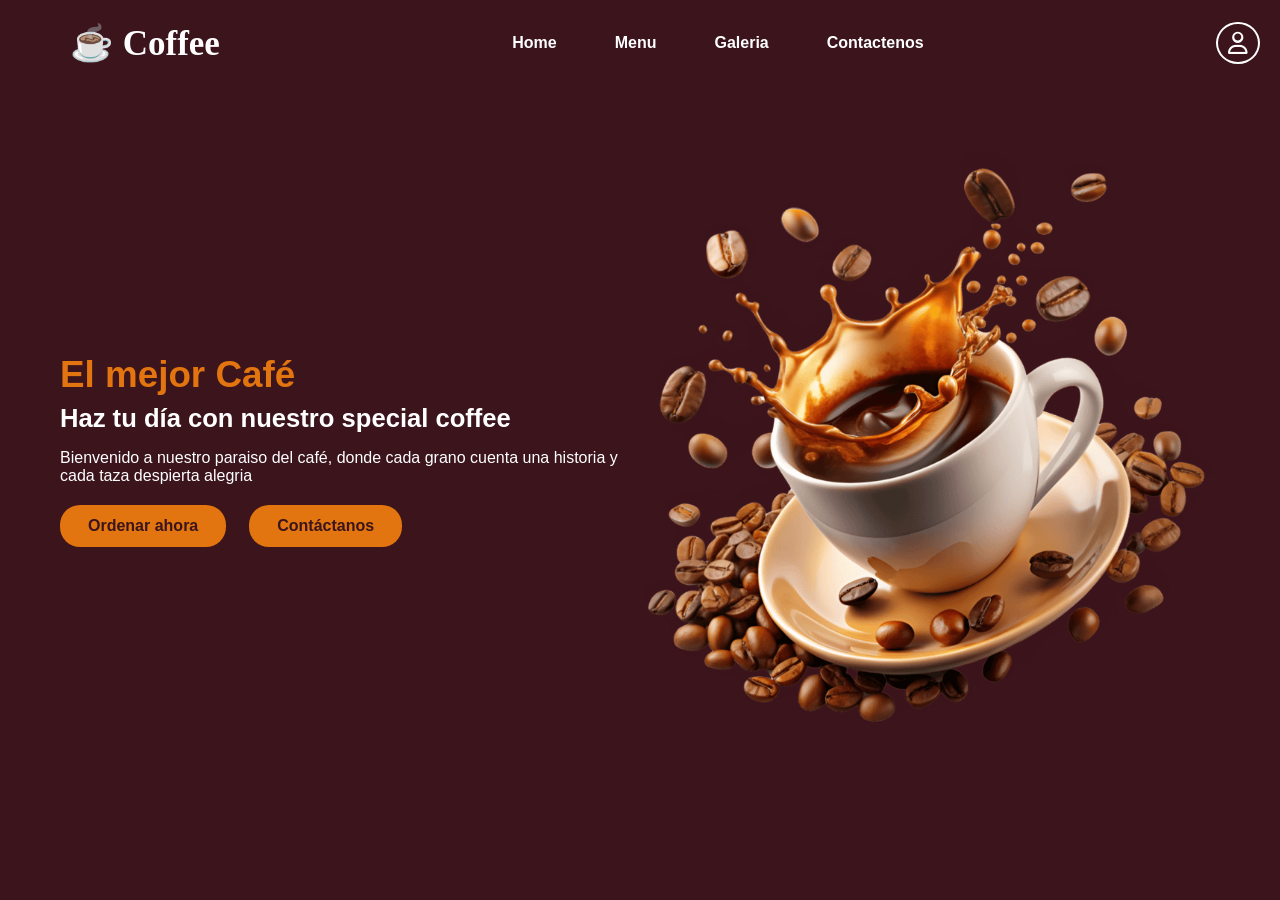
<file: index.html>
<!DOCTYPE html>
<html lang="es">
<head>
    <meta charset="UTF-8">
    <meta name="viewport" content="width=device-width, initial-scale=1.0">
    <link rel="stylesheet" href="./css/index.css">
    <link rel="stylesheet" href="https://cdnjs.cloudflare.com/ajax/libs/font-awesome/6.5.0/css/all.min.css">
    <title>Sitio de Cafe</title>
</head>
<body>
    <header>
        <nav class="navbar">
            <a href="#" class="nav-logo">
                <h2 class="nav-text">☕ Coffee</h2>
            </a>

            <!-- Checkbox invisible: controla el menu movil -->
            <input type="checkbox" id="menu-toggle" class="menu-toggle">

            <!-- Menu de navegacion -->
             <ul class="nav-menu">
                <li class="nav-item">
                    <a href="./index.html" class="nav-link">Home</a>
                </li>
                <li class="nav-item">
                    <a href="./menu.html" class="nav-link">Menu</a>
                </li>
                <li class="nav-item">
                    <a href="./galeria.html" class="nav-link">Galeria</a>
                </li>
                <li class="nav-item">
                    <a href="./contactenos.html" class="nav-link">Contactenos</a>
                </li>
             </ul>
            
             <!-- acciones: icono usuario + botón hamburguesa -->
            <div class="nav-actions">
                <a href="./iniciodesesion.html" class="nav-login" title="Iniciar Sesion">
                    <i class="fa-regular fa-user"></i>
                </a>

            <!-- Label vinculado al checkbox: actua como botón hamburguesa -->
                <label for="menu-toggle" class="hamburger">
                    <span></span>
                    <span></span>
                    <span></span>
                </label>
            </div>
        </nav>
    </header>


    <main>
        <section class="hero-section">
            <div class="section-content">
                
                <!-- Columna Izquierda: texto-->
                <div class="hero-details">
                    <h2 class="title">El mejor Café</h2>
                    <h3 class="subtitle">
                       Haz tu día con nuestro special coffee 
                    </h3>
                    <p class="description">
                        Bienvenido a nuestro paraiso del café, donde cada
                        grano cuenta una historia y cada taza despierta alegria
                    </p>
                    <div class="buttons">
                        <a href="#" class="button order-now">Ordenar ahora</a>
                        <a href="#" class="button contact-us">Contáctanos</a>
                    </div>
                </div>

                <!-- Columna Derecha: imagen -->
                <div class="hero-image-wrapper">
                    <img src="./img/3.png"
                         alt="hero"
                         class="hero-image">
                </div>
            </div>
        </section>
    </main>
    
</body>
</html>
</file>
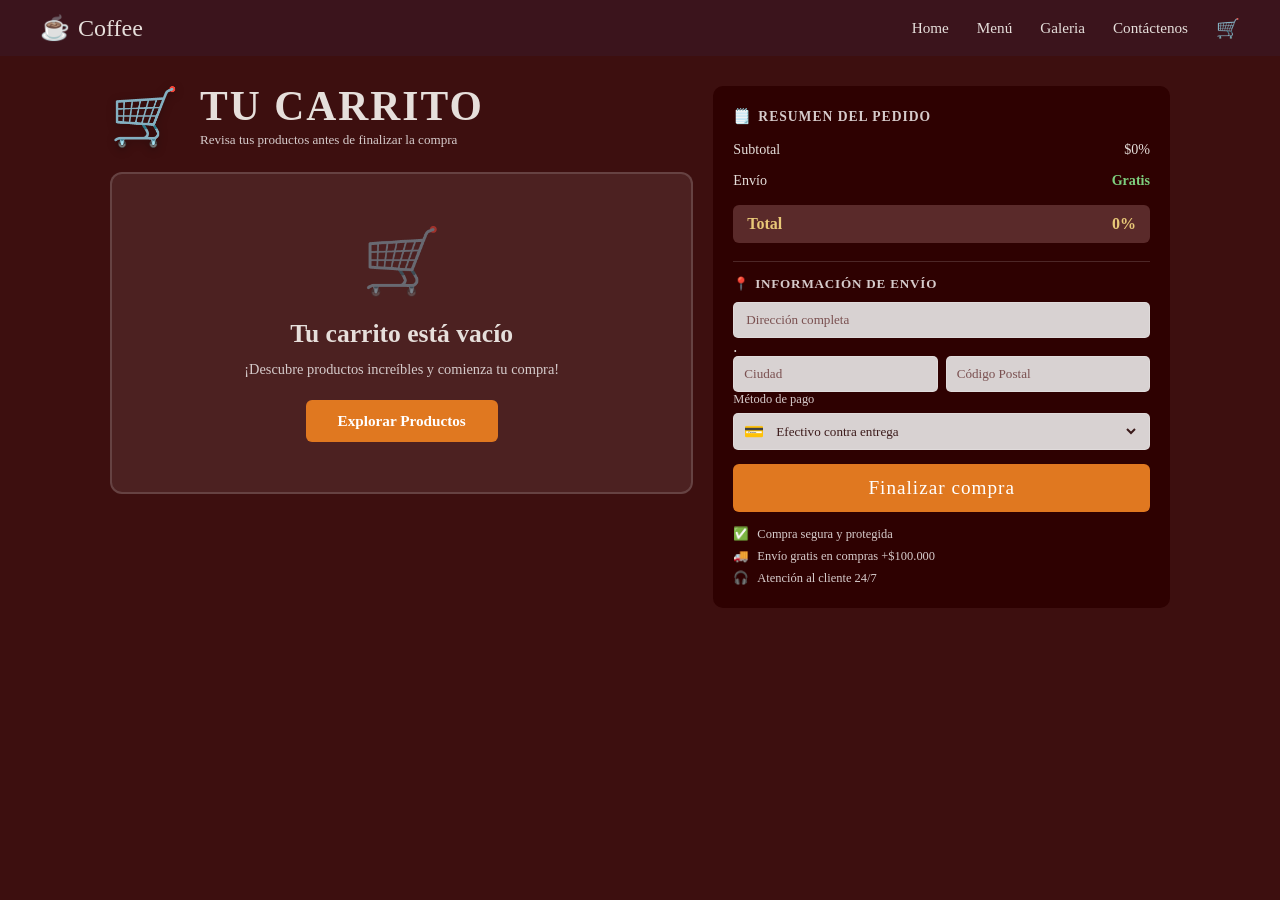
<file: carrito.html>
<!DOCTYPE html>
<html lang="es">
<head>
  <meta charset="UTF-8" />
  <meta name="viewport" content="width=device-width, initial-scale=1.0"/>
  <title>Coffee – Tu Carrito</title>
  <link rel="stylesheet" href="./css/carrito.css" />
  <link href="https://fonts.googleapis.com/css2?family=Caveat:wght@600;700&family=Lato:wght@400;700&display=swap" rel="stylesheet"/>
</head>
<body>

  <!-- NAVBAR -->
  <nav class="navbar">
    <div class="navbar__brand">
      <span class="navbar__icon">☕</span>
      <span class="navbar__name">Coffee</span>
    </div>
    <ul class="navbar__links">
      <li><a href="./index.html">Home</a></li>
      <li><a href="./menu.html">Menú</a></li>
      <li><a href="./galeria.html">Galeria</a></li>
      <li><a href="./contactenos.html">Contáctenos</a></li>
      <li><a href="./carrito.html" class="cart-icon">🛒</a></li>
    </ul>
  </nav>

  <!-- MAIN -->
  <main class="main">

    <!-- LEFT: CART -->
    <section class="cart-section">
      <div class="cart-header">
        <div class="cart-icon-big">🛒</div>
        <div>
          <h1 class="cart-title">TU CARRITO</h1>
          <p class="cart-subtitle">Revisa tus productos antes de finalizar la compra</p>
        </div>
      </div>

      <!-- Empty State -->
      <div class="cart-empty">
        <div class="empty-icon">🛒</div>
        <h2 class="empty-title">Tu carrito está vacío</h2>
        <p class="empty-text">¡Descubre productos increíbles y comienza tu compra!</p>
        <button class="btn-explore">Explorar Productos</button>
      </div>

      <!-- (When cart has items, replace .cart-empty with .cart-items) -->
    </section>

    <!-- RIGHT: ORDER SUMMARY -->
    <aside class="order-summary">
      <h2 class="summary-title">Resumen del pedido</h2>

      <div class="summary-row">
        <span>Subtotal</span>
        <span>$0%</span>
      </div>
      <div class="summary-row">
        <span>Envío</span>
        <span class="free">Gratis</span>
      </div>

      <div class="summary-total">
        <span>Total</span>
        <span>0%</span>
      </div>

      <div class="summary-divider"></div>

      <!-- Shipping Info -->
      <div class="shipping-info">
        <h3 class="shipping-title">Información de Envío</h3>

        <div class="form-group">
          <span class="input-icon"></span>
          <input type="text" placeholder="Dirección completa" />
        </div>
        <span>.</span>
        <div class="form-row">
          <input type="text" placeholder="Ciudad" />
          <input type="text" placeholder="Código Postal" />
        </div>

        <div class="form-group">
          <label class="form-label">Método de pago</label>
          <div class="payment-select">
            <span class="payment-icon">💳</span>
            <select>
              <option>Efectivo contra entrega</option>
              <option>Tarjeta de crédito</option>
              <option>Transferencia bancaria</option>
            </select>
          </div>
        </div>
      </div>

      <button class="btn-checkout">Finalizar compra</button>

      <div class="summary-features">
        <p><span>✅</span> Compra segura y protegida</p>
        <p><span>🚚</span> Envío gratis en compras +$100.000</p>
        <p><span>🎧</span> Atención al cliente 24/7</p>
      </div>
    </aside>

  </main>

</body>
</html>
</file>
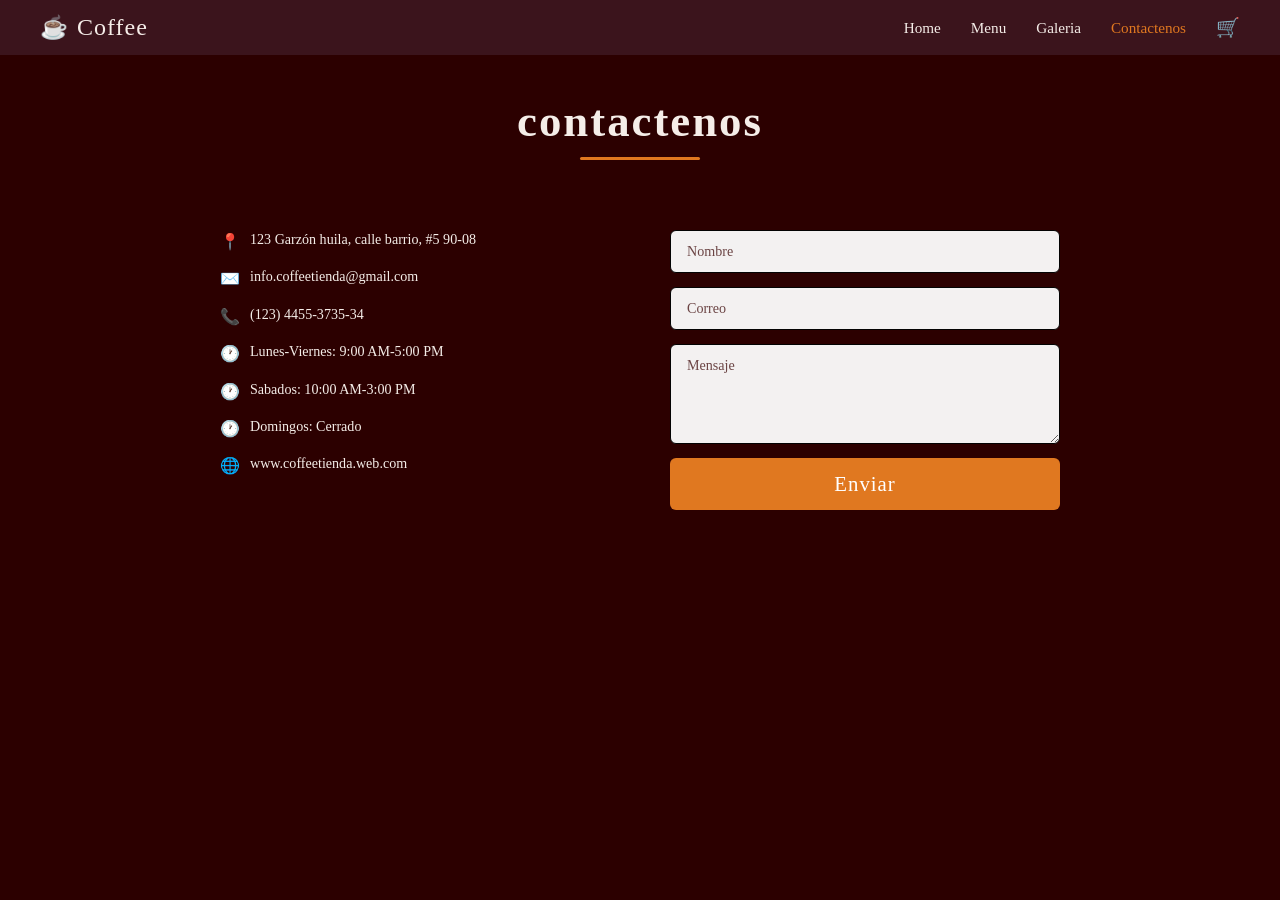
<file: contactenos.html>
<!DOCTYPE html>
<html lang="es">
<head>
  <meta charset="UTF-8" />
  <meta name="viewport" content="width=device-width, initial-scale=1.0"/>
  <title>Coffee – Contactos</title>
  <link rel="stylesheet" href="./css/contactenos.css" />
  <link href="https://fonts.googleapis.com/css2?family=Caveat:wght@600&family=Lato:wght@400;700&display=swap" rel="stylesheet"/>
</head>
<body>

  <!-- NAVBAR -->
  <nav class="navbar">
    <div class="navbar__brand">
      <span class="navbar__icon">☕</span>
      <span class="navbar__name">Coffee</span>
    </div>
    <ul class="navbar__links">
      <li><a href="./index.html">Home</a></li>
      <li><a href="./menu.html">Menu</a></li>
      <li><a href="./galeria.html">Galeria</a></li>
      <li><a href="./contactenos.html" class="active">Contactenos</a></li>
      <li><a href="./carrito.html" class="cart-icon">🛒</a></li>
    </ul>
  </nav>

  <!-- MAIN CONTENT -->
  <main class="main">

    <!-- PAGE TITLE -->
    <section class="page-title">
      <h1>contactenos</h1>
      <span class="title-underline"></span>
    </section>

    <!-- CONTACT SECTION -->
    <section class="contact-section">

      <!-- INFO -->
      <div class="contact-info">
        <p>
          <span class="icon">📍</span>
          123 Garzón huila, calle barrio, #5 90-08
        </p>
        <p>
          <span class="icon">✉️</span>
          info.coffeetienda@gmail.com
        </p>
        <p>
          <span class="icon">📞</span>
          (123) 4455-3735-34
        </p>
        <p>
          <span class="icon">🕐</span>
          Lunes-Viernes: 9:00 AM-5:00 PM
        </p>
        <p>
          <span class="icon">🕐</span>
          Sabados: 10:00 AM-3:00 PM
        </p>
        <p>
          <span class="icon">🕐</span>
          Domingos: Cerrado
        </p>
        <p>
          <span class="icon">🌐</span>
          www.coffeetienda.web.com
        </p>
      </div>

      <!-- FORM -->
      <form class="contact-form">
        <input type="text" placeholder="Nombre" />
        <input type="email" placeholder="Correo" />
        <textarea placeholder="Mensaje"></textarea>
        <button type="submit">Enviar</button>
      </form>

    </section>
  </main>

</body>
</html>
</file>
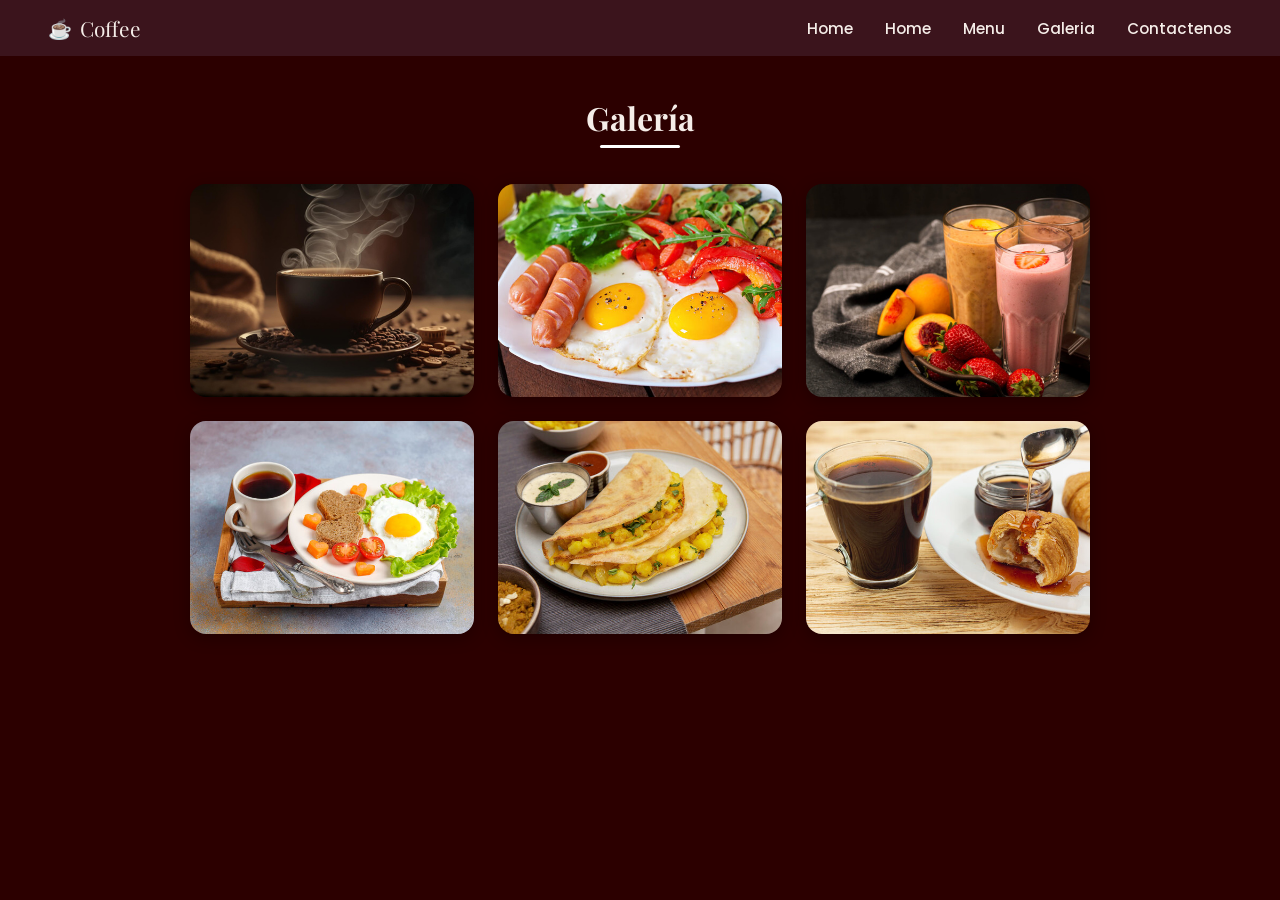
<file: galeria.html>
<!DOCTYPE html>
<html lang="es">
<head>
  <meta charset="UTF-8" />
  <meta name="viewport" content="width=device-width, initial-scale=1.0"/>
  <title>Coffee - Galería</title>
  <link rel="stylesheet" href="./css/galeria.css">
  <link rel="stylesheet" href="https://cdnjs.cloudflare.com/ajax/libs/font-awesome/6.5.0/css/all.min.css">
  <link href="https://fonts.googleapis.com/css2?family=Playfair+Display:wght@600&family=Poppins:wght@400;600&family=Lora:wght@400;500&display=swap" rel="stylesheet">
</head>
<body>

  <nav>
    <a href="#" class="logo"><span>☕</span> Coffee</a>
    <ul class="nav-links">
         <li><a href="./index.html">Home</a></li>
            <a href="./index.html" class="nav-link">Home</a>
        </li>
        <li class="nav-item">
            <a href="./menu.html" class="nav-link">Menu</a>
        </li>
        <li class="nav-item">
            <a href="./galeria.html" class="nav-link">Galeria</a>
        </li>
        <li class="nav-item">
            <a href="./contactenos.html" class="nav-link">Contactenos</a>
        </li>

    </ul>
  </nav>

<section class="gallery-section">
    <h2>Galería</h2>
    <span class="underline"></span>

    <div class="gallery-grid">

        <!-- Row 1 -->
        <div class="gallery-card">
            <img src="./img/6.jpeg" alt="Café negro caliente"/>
        </div>
        <div class="gallery-card">
            <img src="./img/7.jpeg" alt="Desayuno con huevos"/>
        </div>
        <div class="gallery-card">
            <img src="./img/8.jpeg" alt="Batidos coloridos"/>
        </div>

        <!-- Row 2 -->
        <div class="gallery-card">
            <img src="./img/9.jpeg" alt="Desayuno completo"/>
        </div>
        <div class="gallery-card">
            <img src="./img/10.jpeg" alt="Tacos o quesadillas"/>
        </div>
        <div class="gallery-card">
            <img src="./img/11.jpeg" alt="Café con pan"/>
        </div>

    </div>
</section>

</body>
</html>
</file>
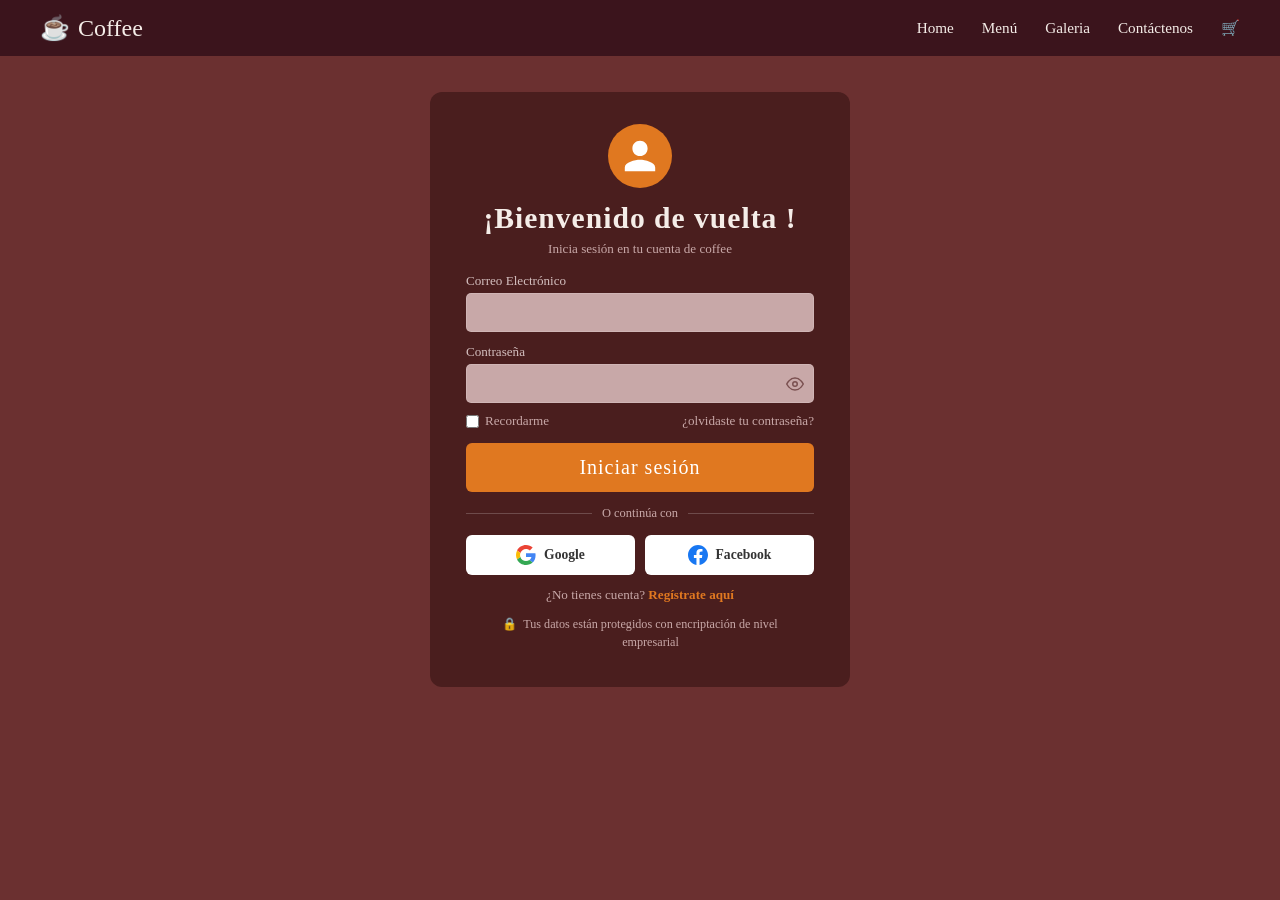
<file: iniciodesesion.html>
<!DOCTYPE html>
<html lang="es">
<head>
  <meta charset="UTF-8" />
  <meta name="viewport" content="width=device-width, initial-scale=1.0"/>
  <title>Coffee – Iniciar Sesión</title>
  <link rel="stylesheet" href="./css/iniciodesesion.css" />
  <link href="https://fonts.googleapis.com/css2?family=Caveat:wght@600;700&family=Lato:wght@400;700&display=swap" rel="stylesheet"/>
</head>
<body>

  <!-- NAVBAR -->
  <nav class="navbar">
    <div class="navbar__brand">
      <span>☕</span>
      <span class="navbar__name">Coffee</span>
    </div>
    <ul class="navbar__links">
      <li><a href="./index.html">Home</a></li>
      <li><a href="./menu.html">Menú</a></li>
      <li><a href="./galeria.html">Galeria</a></li>
      <li><a href="./contactenos.html">Contáctenos</a></li>
      <li><a href="./carrito.html">🛒</a></li>
    </ul>
  </nav>

  <!-- MAIN -->
  <main class="main">
    <div class="login-card">

      <!-- Avatar -->
      <div class="avatar-icon">
        <svg xmlns="http://www.w3.org/2000/svg" viewBox="0 0 24 24" fill="white" width="38" height="38">
          <path d="M12 12c2.7 0 4.8-2.1 4.8-4.8S14.7 2.4 12 2.4 7.2 4.5 7.2 7.2 9.3 12 12 12zm0 2.4c-3.2 0-9.6 1.6-9.6 4.8v2.4h19.2v-2.4c0-3.2-6.4-4.8-9.6-4.8z"/>
        </svg>
      </div>

      <h1 class="card-title">¡Bienvenido de vuelta !</h1>
      <p class="card-subtitle">Inicia sesión en tu cuenta de coffee</p>

      <form class="login-form" novalidate>

        <!-- Email -->
        <div class="form-group">
          <label for="email">Correo Electrónico</label>
          <input type="email" id="email" autocomplete="email" />
        </div>

        <!-- Password -->
        <div class="form-group">
          <label for="password">Contraseña</label>
          <div class="input-wrapper">
            <input type="password" id="password" autocomplete="current-password" />
            <button type="button" class="toggle-pw" onclick="togglePassword()" aria-label="Mostrar contraseña">
              <svg id="eye-icon" xmlns="http://www.w3.org/2000/svg" viewBox="0 0 24 24" fill="none" stroke="currentColor" stroke-width="2" width="18" height="18">
                <path d="M1 12s4-8 11-8 11 8 11 8-4 8-11 8-11-8-11-8z"/>
                <circle cx="12" cy="12" r="3"/>
              </svg>
            </button>
          </div>
        </div>

        <!-- Remember / Forgot -->
        <div class="form-options">
          <label class="remember-label">
            <input type="checkbox" id="remember" />
            Recordarme
          </label>
          <a href="#" class="forgot-link">¿olvidaste tu contraseña?</a>
        </div>

        <button type="submit" class="btn-login">Iniciar sesión</button>

        <!-- Divider -->
        <div class="divider">
          <span class="divider-line"></span>
          <span class="divider-text">O continúa con</span>
          <span class="divider-line"></span>
        </div>

        <!-- Social Buttons -->
        <div class="social-buttons">
          <button type="button" class="btn-social btn-google">
            <svg xmlns="http://www.w3.org/2000/svg" viewBox="0 0 48 48" width="20" height="20">
              <path fill="#EA4335" d="M24 9.5c3.54 0 6.71 1.22 9.21 3.6l6.85-6.85C35.9 2.38 30.47 0 24 0 14.62 0 6.51 5.38 2.56 13.22l7.98 6.19C12.43 13.72 17.74 9.5 24 9.5z"/>
              <path fill="#4285F4" d="M46.98 24.55c0-1.57-.15-3.09-.38-4.55H24v9.02h12.94c-.58 2.96-2.26 5.48-4.78 7.18l7.73 6c4.51-4.18 7.09-10.36 7.09-17.65z"/>
              <path fill="#FBBC05" d="M10.53 28.59c-.48-1.45-.76-2.99-.76-4.59s.27-3.14.76-4.59l-7.98-6.19C.92 16.46 0 20.12 0 24c0 3.88.92 7.54 2.56 10.78l7.97-6.19z"/>
              <path fill="#34A853" d="M24 48c6.48 0 11.93-2.13 15.89-5.81l-7.73-6c-2.15 1.45-4.92 2.3-8.16 2.3-6.26 0-11.57-4.22-13.47-9.91l-7.98 6.19C6.51 42.62 14.62 48 24 48z"/>
            </svg>
            Google
          </button>
          <button type="button" class="btn-social btn-facebook">
            <svg xmlns="http://www.w3.org/2000/svg" viewBox="0 0 24 24" width="20" height="20" fill="#1877F2">
              <path d="M24 12.073C24 5.405 18.627 0 12 0S0 5.405 0 12.073C0 18.1 4.388 23.094 10.125 24v-8.437H7.078v-3.49h3.047V9.41c0-3.025 1.792-4.697 4.533-4.697 1.312 0 2.686.236 2.686.236v2.971h-1.513c-1.491 0-1.956.93-1.956 1.886v2.267h3.328l-.532 3.49h-2.796V24C19.612 23.094 24 18.1 24 12.073z"/>
            </svg>
            Facebook
          </button>
        </div>

        <!-- Register -->
        <p class="register-prompt">
          ¿No tienes cuenta? <a href="./login.html">Regístrate aquí</a>
        </p>

        <!-- Security note -->
        <p class="security-note">
          <span>🔒</span> Tus datos están protegidos con encriptación de nivel<br/>empresarial
        </p>

      </form>
    </div>
  </main>

  <script>
    function togglePassword() {
      const input = document.getElementById('password');
      input.type = input.type === 'password' ? 'text' : 'password';
    }
  </script>

</body>
</html>
</file>
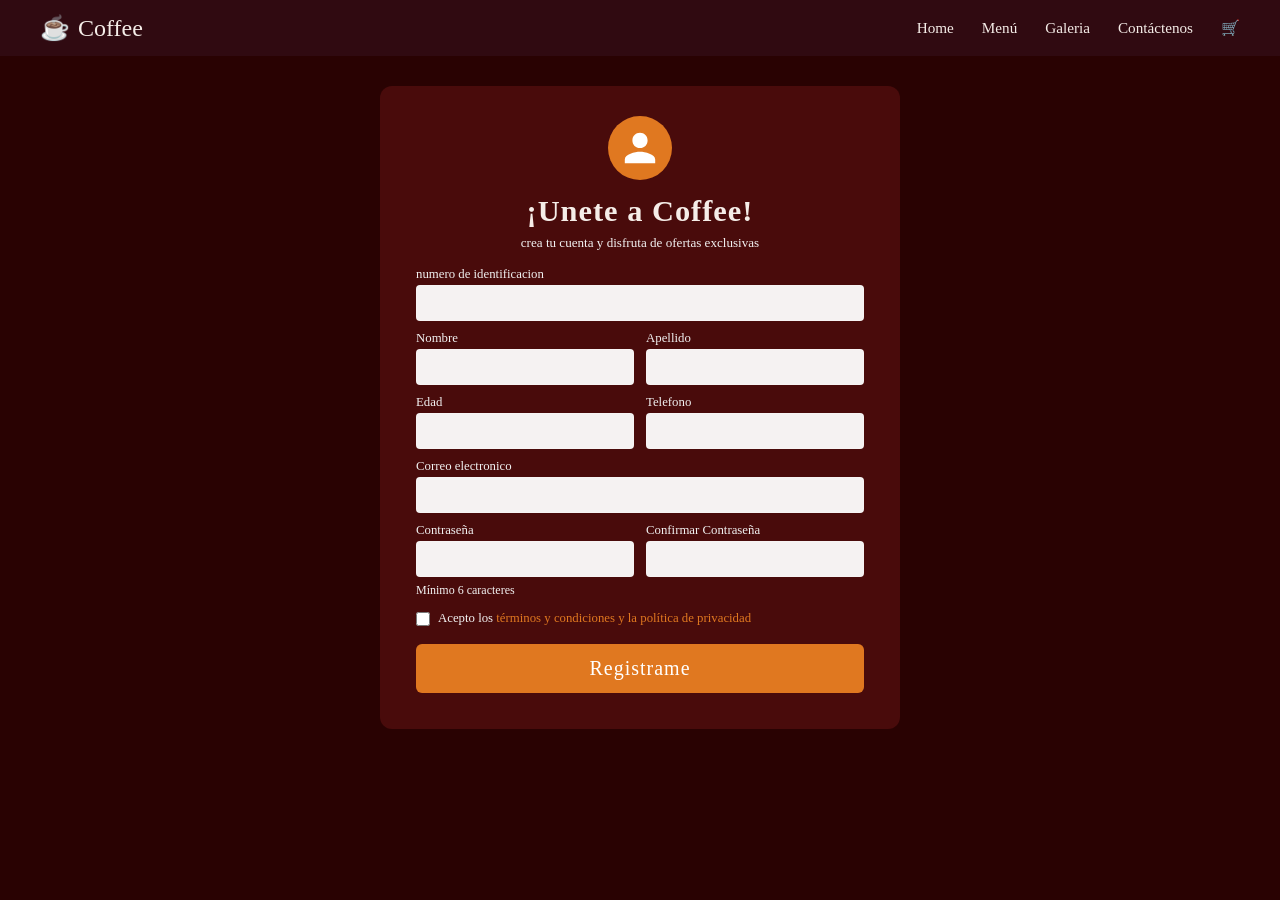
<file: login.html>
<!DOCTYPE html>
<html lang="es">
<head>
  <meta charset="UTF-8" />
  <meta name="viewport" content="width=device-width, initial-scale=1.0"/>
  <title>Coffee –Únete</title>
  <link rel="stylesheet" href="./css/login.css" />
  <link href="https://fonts.googleapis.com/css2?family=Caveat:wght@600;700&family=Lato:wght@400;700&display=swap" rel="stylesheet"/>
</head>
<body>

  <!-- NAVBAR -->
  <nav class="navbar">
    <div class="navbar__brand">
      <span class="navbar__icon">☕</span>
      <span class="navbar__name">Coffee</span>
    </div>
    <ul class="navbar__links">
      <li><a href="./index.html">Home</a></li>
      <li><a href="./menu.html">Menú</a></li>
      <li><a href="./galeria.html">Galeria</a></li>
      <li><a href="./contactenos.html">Contáctenos</a></li>
      <li><a href="./carrito.html" class="cart-icon">🛒</a></li>
    </ul>
  </nav>

  <!-- MAIN -->
  <main class="main">
    <div class="register-card">

      <!-- Avatar Icon -->
      <div class="avatar-icon">
        <svg xmlns="http://www.w3.org/2000/svg" viewBox="0 0 24 24" fill="white" width="38" height="38">
          <path d="M12 12c2.7 0 4.8-2.1 4.8-4.8S14.7 2.4 12 2.4 7.2 4.5 7.2 7.2 9.3 12 12 12zm0 2.4c-3.2 0-9.6 1.6-9.6 4.8v2.4h19.2v-2.4c0-3.2-6.4-4.8-9.6-4.8z"/>
        </svg>
      </div>

      <h1 class="card-title">¡Unete a Coffee!</h1>
      <p class="card-subtitle">crea tu cuenta y disfruta de ofertas exclusivas</p>

      <form class="register-form" novalidate>

        <!-- ID -->
        <div class="form-group full">
          <label>numero de identificacion</label>
          <input type="text" />
        </div>

        <!-- Nombre / Apellido -->
        <div class="form-row">
          <div class="form-group">
            <label>Nombre</label>
            <input type="text" />
          </div>
          <div class="form-group">
            <label>Apellido</label>
            <input type="text" />
          </div>
        </div>

        <!-- Edad / Telefono -->
        <div class="form-row">
          <div class="form-group">
            <label>Edad</label>
            <input type="number" />
          </div>
          <div class="form-group">
            <label>Telefono</label>
            <input type="tel" />
          </div>
        </div>

        <!-- Correo -->
        <div class="form-group full">
          <label>Correo electronico</label>
          <input type="email" />
        </div>

        <!-- Contraseña / Confirmar -->
        <div class="form-row">
          <div class="form-group">
            <label>Contraseña</label>
            <input type="password" />
          </div>
          <div class="form-group">
            <label>Confirmar Contraseña</label>
            <input type="password" />
          </div>
        </div>

        <p class="password-hint">Mínimo 6 caracteres</p>

        <!-- Terms -->
        <div class="terms-row">
          <input type="checkbox" id="terms" />
          <label for="terms">
            Acepto los <a href="#">términos y condiciones y la política de privacidad</a>
          </label>
        </div>

        <button type="submit" class="btn-register">Registrame</button>

      </form>
    </div>
  </main>

</body>
</html>
</file>
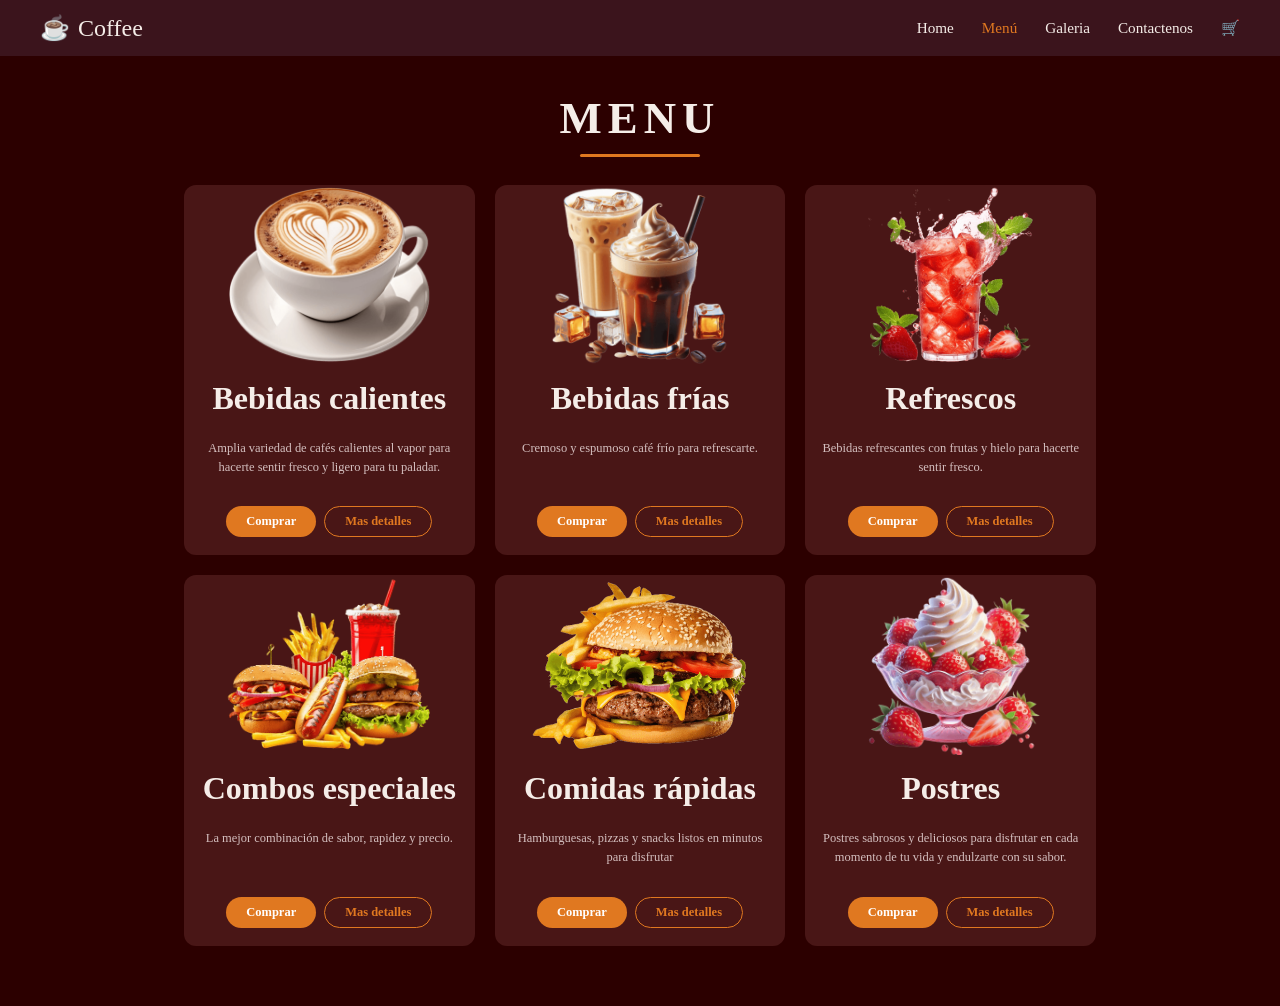
<file: menu.html>
<!DOCTYPE html>
<html lang="es">
<head>
  <meta charset="UTF-8" />
  <meta name="viewport" content="width=device-width, initial-scale=1.0"/>
  <title>Coffee – Menú</title>
  <link rel="stylesheet" href="./css/menu.css" />
  <link href="https://fonts.googleapis.com/css2?family=Caveat:wght@600;700&family=Lato:wght@400;700&display=swap" rel="stylesheet"/>
</head>
<body>

  <!-- NAVBAR -->
  <nav class="navbar">
    <div class="navbar__brand">
      <span>☕</span>
      <span class="navbar__name">Coffee</span>
    </div>
    <ul class="navbar__links">
      <li><a href="./index.html">Home</a></li>
      <li><a href="./menu.html" class="active">Menú</a></li>
      <li><a href="./galeria.html">Galeria</a></li>
      <li><a href="./contactenos.html">Contactenos</a></li>
      <li><a href="./carrito.html">🛒</a></li>
    </ul>
  </nav>

  <!-- PAGE TITLE -->
  <section class="page-title">
    <h1>MENU</h1>
    <span class="title-underline"></span>
  </section>

  <!-- MENU GRID -->
  <main class="menu-grid">

    <!-- Card 1 -->
    <div class="menu-card">
      <div class="card-img">
        <img src="./img/12.png" alt="Bebidas calientes" />
      </div>
      <h3>Bebidas calientes</h3>
      <p>Amplia variedad de cafés calientes al vapor para hacerte sentir fresco y ligero para tu paladar.</p>
      <div class="card-buttons">
        <button class="btn-buy">Comprar</button>
        <button class="btn-details">Mas detalles</button>
      </div>
    </div>

    <!-- Card 2 -->
    <div class="menu-card">
      <div class="card-img">
        <img src="./img/4.png" alt="Bebidas Frías" />
      </div>
      <h3>Bebidas frías</h3>
      <p>Cremoso y espumoso café frío para refrescarte.</p>
      <div class="card-buttons">
        <button class="btn-buy">Comprar</button>
        <button class="btn-details">Mas detalles</button>
      </div>
    </div>

    <!-- Card 3 -->
    <div class="menu-card">
      <div class="card-img">
        <img src="./img/13.3.png" alt="Refrescos" />
      </div>
      <h3>Refrescos</h3>
      <p>Bebidas refrescantes con frutas y hielo para hacerte sentir fresco.</p>
      <div class="card-buttons">
        <button class="btn-buy">Comprar</button>
        <button class="btn-details">Mas detalles</button>
      </div>
    </div>

    <!-- Card 4 -->
    <div class="menu-card">
      <div class="card-img">
        <img src="./img/15.png" alt="Combos Especiales" />
      </div>
      <h3>Combos especiales</h3>
      <p>La mejor combinación de sabor, rapidez y precio.</p>
      <div class="card-buttons">
        <button class="btn-buy">Comprar</button>
        <button class="btn-details">Mas detalles</button>
      </div>
    </div>

    <!-- Card 5 -->
    <div class="menu-card">
      <div class="card-img">
        <img src="./img/2.png" alt="Comidas Rápidas" />
      </div>
      <h3>Comidas rápidas</h3>
      <p>Hamburguesas, pizzas y snacks listos en minutos para disfrutar</p>
      <div class="card-buttons">
        <button class="btn-buy">Comprar</button>
        <button class="btn-details">Mas detalles</button>
      </div>
    </div>

    <!-- Card 6 -->
    <div class="menu-card">
      <div class="card-img">
        <img src="./img/5.png" alt="Postres" />
      </div>
      <h3>Postres</h3>
      <p>Postres sabrosos y deliciosos para disfrutar en cada momento de tu vida y endulzarte con su sabor.</p>
      <div class="card-buttons">
        <button class="btn-buy">Comprar</button>
        <button class="btn-details">Mas detalles</button>
      </div>
    </div>

  </main>

</body>
</html>
</file>
<file: css/index.css>
*{
    margin: 0;
    padding: 0;
    box-sizing: border-box;
    font-family: "Poppins", sans-serif;
}
button { cursor: pointer; border: none; background: none;}
img    { width: 100%; }
ul     { list-style: none; }
a      { text-decoration: none;}

header {
    position: fixed;    /*queda fijo al hacer scroll*/
    width: 100%;        /*ocupa todo el ancho de la pantalla*/
    z-index: 5;         /*aparece encima del resto*/
    background-color: #3b141c;
}
header .navbar {
    display: flex;
    padding: 20px; /*espaciado interno del header*/
    align-items: center;
    justify-content: space-between;
}
.navbar .nav-logo .nav-text {
    color: white;
}
.navbar .nav-menu {
    display: flex; /*muestra los enlaces de navegación en línea*/
    gap: 10px; /*espacio entre los enlaces*/
    font-weight: bold;
    font-size: 30px;
}

.nav-text {
    font-family: "Ribeye", cursive;
    padding-left: 50px;
    font-size: 35px;
}
.navbar .nav-menu .nav-link {
    padding: 10px 18px; /*espaciado interno de los enlaces*/
    color: white; /*color del texto de los enlaces*/
    font-size: large;
    border-radius: 20px; /*bordes redondeados de los enlaces*/
    transition: 0.3s ease; /*transición suave para el cambio de color*/
}

.nav-actions{
    display: flex;
    align-items: center;
    gap: 16px; /*espacio entre los botones de acción*/
}
.nav-login {
    color: white;
    font-size: 1.4rem;
    padding: 8px 10px;
    border-radius: 50%;
    border: 2px solid white;
    display: flex;
    align-items: center;
    justify-content: center;
    transition: 0.3s ease; /*transición suave para el cambio de color*/
}
.nav-login:hover {
    background-color: #e2750f; /*color de fondo al pasar el mouse por encima*/
    color: #3b141c;
    border-color: #e2750f;
}
.menu-toggle {
    display: none; /*oculta el checkbox del menú en pantallas grandes*/
}
.hamburger {
    display: none;
    flex-direction: column;
    gap: 5px;
    cursor: pointer;
    padding: 5px;
}
.hamburger span {
    display: block;
    width: 25px;
    height: 3px;
    background-color: white;
    border-radius: 3px;
    transition: transform 0.3s ease, opacity 0.3s ease;
}
.menu-toggle:checked ~ .nav-menu + .nav-actions .hamburger span:nth-child(1), .menu-toggle:checked + .nav-menu + .nav-actions .hamburger span:nth-child(1) { transform: translateY(8px) rotate(45deg); }
.menu-toggle:checked ~ .nav-menu + .nav-actions .hamburger span:nth-child(2), .menu-toggle:checked + .nav-menu + .nav-actions .hamburger span:nth-child(2) { opacity: 0; }
.menu-toggle:checked ~ .nav-menu + .nav-actions .hamburger span:nth-child(3), .menu-toggle:checked + .nav-menu + .nav-actions .hamburger span:nth-child(3) { transform: translateY(-8px) rotate(-45deg); }

.hero-section {
    background-color: #3b141c;
    min-height: 100vh;
}
.hero-section .section-content {
    display: flex;
    align-items: center;
    justify-content: space-between;
    min-height: 100vh;
    color: white;
    padding: 0 60px; /*espaciado interno de la sección*/
}
.hero-section .hero-details .title {
    color: #e2750f;
    font-size: 2.3rem;
    font-family: "Miniver", sans-serif;
}  
.hero-section .hero-details .subtitle {
    margin-top: 8px;
    font-size: 2.3rem;
    max-width: 70%;
}
.hero-section .hero-details .desciption {
    margin: 24px 0 40px;
    font-size: 1.12rem;
    max-width: 70%;
}
.hero-section .hero-details .button {
    padding: 10px 26px;
    background-color: #e2750f;
    color: #3b141c;
    font-weight: 600;
    border: 2px solid transparent;
    border-radius: 20px;
    transition: 0.3s ease; /*transición suave para el cambio de color*/
}
.hero-section .hero-details .buttons {
    display: flex;
    gap: 23px;
}
.hero-section .hero-details .button:hover {
    color: #ffffff;
}
.hero-section .hero-image-wrapper {
    max-width: 800px;
    margin-right: 30px;
}
h3 {
    font-size: 50px;
    margin-bottom: 16px;
}
p {
    font-size: 1.2rem;
    padding-bottom: 20px;
}
@media (max-width: 768px) {
    .hamburger {
        display: flex; /*muestra el botón de hamburguesa en pantallas pequeñas*/
    }
    .navbar .nav-menu {
        display: none; /*oculta los enlaces de navegación en pantallas pequeñas*/
        flex-direction: column; /*coloca los enlaces en columna*/
        width: 100%; /*ocupa todo el ancho del header*/
    }
    /* Cuando el checkbox esta marcado, mostar el menu */
    #menu-toggle:checked + .nav-menu {
        display: flex; /*muestra los enlaces de navegación cuando el checkbox está marcado*/
    }
    .hero-section .section-content{
        flex-direction: column-reverse; /*coloca el contenido de la sección en columna*/
        text-align: center; /*centra el texto en la sección*/
        padding: 100px 24px 60px; /*espaciado interno de la sección*/
    }
}

@media (max-width: 768px) {
    .hamburger {
        display: flex; /*muestra el botón de hamburguesa en pantallas pequeñas*/
    }
    .navbar .nav-menu {
        display: none; /*oculta los enlaces de navegación en pantallas pequeñas*/
        flex-direction: column; /*coloca los enlaces en columna*/
        width: 100%; /*ocupa todo el ancho del header*/
    }
    /* Cuando el checkbox esta marcado, mostar el menu */
    #menu-toggle:checked + .nav-menu {
        display: flex; /*muestra los enlaces de navegación cuando el checkbox está marcado*/
    }
    .hero-section .section-content{
        flex-direction: column-reverse; /*coloca el contenido de la sección en columna*/
        text-align: center; /*centra el texto en la sección*/
        padding: 100px 24px 60px; /*espaciado interno de la sección*/
    }
}

@media (max-width: 1024px) {
.hero-section .section-content { padding: 100px 40px 60px; gap: 30px; }
.hero-section .hero-details .subtitle { font-size: 1.9rem; max-width: 90%; }
.hero-section .hero-details .description { max-width: 90%; }
.hero-section .hero-image-wrapper { max-width: 800px; margin-right: 0; }
}
@media (max-width: 768px) {
header .navbar {
padding: 14px 20px;
position: relative;
flex-wrap: wrap;
}
/* Mostrar hamburguesa */
.hamburger {
display: flex;
}
/* permite que el menu baje */
/* Menú cerrado por defecto */
.navbar .nav-menu {
display: none;
flex-direction: column;
width: 100%;
background-color: #3b141c;
padding: 10px 0;
/* ocupa toda la fila siguiente gracias a flex-wrap */
order: 3;
} 
}
/* Abrir menú cuando el checkbox está marcado */
.menu-toggle:checked + .nav-menu {
display: flex;
}
.navbar .nav-menu .nav-link {
border-radius: 0;
padding: 14px 24px;
font-size: 1rem;
width: 100%;
display: block;
}
/* Hero */
.hero-section.section-content {
flex-direction: column-reverse;
justify-content: center;
padding: 100px 24px 60px;
text-align: center;
gap: 30px;
}
.hero-section.hero-details .title { font-size: 2rem; }
.hero-section .hero-details .subtitle { font-size: 1.6rem; max-width: 100%; }
.hero-section .hero-details .description { font-size: 1rem; max-width: 100%; }
.hero-section.hero-details .buttons { justify-content: center; flex-wrap: wrap; }
.hero-section .hero-image-wrapper { max-width:
    px; margin-right: 0; }

@media (max-width: 480px) {
.hero-section.hero-details .title { font-size: 1.7rem; }
.hero-section.hero-details .subtitle { font-size: 1.3rem; }
.hero-section .hero-details.description { font-size: 0.95rem; margin: 18px 0 30px; }
.hero-section.hero-details .button { padding: 10px 20px; font-size: 0.95rem; width: 100%; text-align: center; }
.hero-section .hero-details .buttons { flex-direction: column; gap: 14px; width: 100%; }
.hero-section.hero-image-wrapper { max-width: 800px; }
}
</file>
<file: css/carrito.css>
:root {
  --bg-main:        #3d0f0f;
  --bg-navbar:      #3b141c;
  --bg-sidebar:     #2e0101;
  --bg-cart:        #571111;
  --bg-empty:       #4d1919;
  --bg-input:       #d8d2d2;
  --accent:         #e07820;
  --accent-hover:   #c96a10;
  --text-light:     #e6dfdb;
  --text-muted:     #d6cbcb;
  --total-bg:       #5a2a2a;
  --total-text:     #e8c878;

}


*, *::before, *::after {
  box-sizing: border-box;
  margin: 0;
  padding: 0;
}

body {
  font-family: var(--font-body);
  background-color: var(--bg-main);
  color: var(--text-light);
  min-height: 100vh;
}

.navbar {
  background-color: var(--bg-navbar);
  display: flex;
  align-items: center;
  justify-content: space-between;
  padding: 14px 40px;
}

.navbar__brand {
  display: flex;
  align-items: center;
  gap: 8px;
  font-family: var(--font-display);
  font-size: 1.5rem;
  color: var(--text-light);
}

.navbar__links {
  list-style: none;
  display: flex;
  align-items: center;
  gap: 28px;
}

.navbar__links a {
  text-decoration: none;
  color: var(--text-light);
  font-size: 0.95rem;
  transition: color 0.2s;
}

.navbar__links a:hover {
  color: var(--accent);
}

.navbar__links .cart-icon {
  font-size: 1.2rem;
}


.main {
  display: flex;
  gap: 0;
  max-width: 1100px;
  margin: 30px auto;
  padding: 0 20px;
  align-items: flex-start;
}


.cart-section {
  flex: 1.4;
  margin-right: 20px;
}

.cart-header {
  display: flex;
  align-items: center;
  gap: 20px;
  margin-bottom: 24px;
}

.cart-icon-big {
  font-size: 3.5rem;
  line-height: 1;
  filter: drop-shadow(0 2px 4px rgba(0,0,0,0.3));
}

.cart-title {
  font-family: var(--font-display);
  font-size: 2.6rem;
  font-weight: 700;
  color: var(--text-light);
  letter-spacing: 2px;
  line-height: 1;
}

.cart-subtitle {
  font-size: 0.82rem;
  color: var(--text-muted);
  margin-top: 4px;
}

/* Empty Cart */
.cart-empty {
  background-color: rgba(255,255,255,0.08);
  border: 2px solid rgba(255,255,255,0.15);
  border-radius: 12px;
  padding: 50px 30px;
  text-align: center;
  display: flex;
  flex-direction: column;
  align-items: center;
  gap: 12px;
}

.empty-icon {
  font-size: 4rem;
  opacity: 0.5;
  margin-bottom: 8px;
}

.empty-title {
  font-family: var(--font-display);
  font-size: 1.6rem;
  font-weight: 700;
  color: var(--text-light);
}

.empty-text {
  font-size: 0.9rem;
  color: var(--text-muted);
}

.btn-explore {
  margin-top: 10px;
  background-color: var(--accent);
  color: #fff;
  border: none;
  border-radius: 6px;
  padding: 12px 32px;
  font-family: var(--font-body);
  font-size: 0.95rem;
  font-weight: 700;
  cursor: pointer;
  transition: background-color 0.2s, transform 0.1s;
}

.btn-explore:hover {
  background-color: var(--accent-hover);
}

.btn-explore:active {
  transform: scale(0.97);
}


.order-summary {
  flex: 1;
  background-color: var(--bg-sidebar);
  border-radius: 10px;
  padding: 22px 20px;
  display: flex;
  flex-direction: column;
  gap: 10px;
}

.summary-title {
  font-family: var(--font-body);
  font-size: 0.85rem;
  font-weight: 700;
  color: var(--text-muted);
  text-transform: uppercase;
  letter-spacing: 1px;
  margin-bottom: 4px;
  display: flex;
  align-items: center;
  gap: 6px;
}

.summary-title::before {
  content: "🗒️";
  font-size: 0.9rem;
}

.summary-row {
  display: flex;
  justify-content: space-between;
  font-size: 0.88rem;
  color: var(--text-light);
  padding: 2px 0;
}

.summary-row .free {
  color: #7ecf7e;
  font-weight: 700;
}

.summary-total {
  display: flex;
  justify-content: space-between;
  align-items: center;
  background-color: var(--total-bg);
  border-radius: 6px;
  padding: 10px 14px;
  font-weight: 700;
  font-size: 1rem;
  color: var(--total-text);
  margin: 4px 0;
}

.summary-divider {
  height: 1px;
  background-color: rgba(255,255,255,0.15);
  margin: 4px 0;
}


.shipping-title {
  font-size: 0.82rem;
  font-weight: 700;
  color: var(--text-muted);
  text-transform: uppercase;
  letter-spacing: 0.8px;
  margin-bottom: 6px;
  display: flex;
  align-items: center;
  gap: 5px;
}

.shipping-title::before {
  content: "📍";
  font-size: 0.8rem;
}

.form-group {
  display: flex;
  flex-direction: column;
  gap: 4px;
  position: relative;
}

.form-group input {
  width: 100%;
  background-color: var(--bg-input);
  border: 1px solid rgba(255,255,255,0.2);
  border-radius: 5px;
  padding: 9px 12px;
  font-family: var(--font-body);
  font-size: 0.82rem;
  color: #3b1a1a;
  outline: none;
  transition: border-color 0.2s;
}

.form-group input::placeholder {
  color: #7a5050;
}

.form-group input:focus {
  border-color: var(--accent);
}

.form-row {
  display: flex;
  gap: 8px;
}

.form-row input {
  flex: 1;
  background-color: var(--bg-input);
  border: 1px solid rgba(255,255,255,0.2);
  border-radius: 5px;
  padding: 9px 10px;
  font-family: var(--font-body);
  font-size: 0.82rem;
  color: #3b1a1a;
  outline: none;
  transition: border-color 0.2s;
}

.form-row input::placeholder {
  color: #7a5050;
}

.form-row input:focus {
  border-color: var(--accent);
}

.form-label {
  font-size: 0.78rem;
  color: var(--text-muted);
  margin-bottom: 2px;
}

.payment-select {
  display: flex;
  align-items: center;
  background-color: var(--bg-input);
  border: 1px solid rgba(255,255,255,0.2);
  border-radius: 5px;
  padding: 0 10px;
  gap: 8px;
}

.payment-select select {
  flex: 1;
  background: transparent;
  border: none;
  outline: none;
  font-family: var(--font-body);
  font-size: 0.82rem;
  color: #3b1a1a;
  padding: 9px 0;
  cursor: pointer;
  appearance: auto;
}

.payment-icon {
  font-size: 1rem;
}

/* Checkout Button */
.btn-checkout {
  width: 100%;
  background-color: var(--accent);
  color: #fff;
  border: none;
  border-radius: 6px;
  padding: 13px;
  font-family: var(--font-display);
  font-size: 1.2rem;
  letter-spacing: 1px;
  cursor: pointer;
  transition: background-color 0.2s, transform 0.1s;
  margin-top: 4px;
}

.btn-checkout:hover {
  background-color: var(--accent-hover);
}

.btn-checkout:active {
  transform: scale(0.98);
}

/* Features */
.summary-features {
  display: flex;
  flex-direction: column;
  gap: 6px;
  margin-top: 4px;
}

.summary-features p {
  display: flex;
  align-items: center;
  gap: 8px;
  font-size: 0.78rem;
  color: var(--text-muted);
}


@media (max-width: 700px) {
  .main {
    flex-direction: column;
  }
  .cart-section {
    margin-right: 0;
    margin-bottom: 20px;
  }
  .navbar {
    padding: 14px 16px;
  }
  .navbar__links {
    gap: 14px;
  }
}



:root {
  --bg-main:        #3d0f0f;
  --bg-navbar:      #3b141c;
  --bg-sidebar:     #2e0101;
  --bg-cart:        #571111;
  --bg-empty:       #4d1919;
  --bg-input:       #d8d2d2;
  --accent:         #e07820;
  --accent-hover:   #c96a10;
  --text-light:     #e6dfdb;
  --text-muted:     #d6cbcb;
  --total-bg:       #5a2a2a;
  --total-text:     #e8c878;

}


*, *::before, *::after {
  box-sizing: border-box;
  margin: 0;
  padding: 0;
}

body {
  font-family: var(--font-body);
  background-color: var(--bg-main);
  color: var(--text-light);
  min-height: 100vh;
}

.navbar {
  background-color: var(--bg-navbar);
  display: flex;
  align-items: center;
  justify-content: space-between;
  padding: 14px 40px;
}

.navbar__brand {
  display: flex;
  align-items: center;
  gap: 8px;
  font-family: var(--font-display);
  font-size: 1.5rem;
  color: var(--text-light);
}

.navbar__links {
  list-style: none;
  display: flex;
  align-items: center;
  gap: 28px;
}

.navbar__links a {
  text-decoration: none;
  color: var(--text-light);
  font-size: 0.95rem;
  transition: color 0.2s;
}

.navbar__links a:hover {
  color: var(--accent);
}

.navbar__links .cart-icon {
  font-size: 1.2rem;
}


.main {
  display: flex;
  gap: 0;
  max-width: 1100px;
  margin: 30px auto;
  padding: 0 20px;
  align-items: flex-start;
}


.cart-section {
  flex: 1.4;
  margin-right: 20px;
}

.cart-header {
  display: flex;
  align-items: center;
  gap: 20px;
  margin-bottom: 24px;
}

.cart-icon-big {
  font-size: 3.5rem;
  line-height: 1;
  filter: drop-shadow(0 2px 4px rgba(0,0,0,0.3));
}

.cart-title {
  font-family: var(--font-display);
  font-size: 2.6rem;
  font-weight: 700;
  color: var(--text-light);
  letter-spacing: 2px;
  line-height: 1;
}

.cart-subtitle {
  font-size: 0.82rem;
  color: var(--text-muted);
  margin-top: 4px;
}

/* Empty Cart */
.cart-empty {
  background-color: rgba(255,255,255,0.08);
  border: 2px solid rgba(255,255,255,0.15);
  border-radius: 12px;
  padding: 50px 30px;
  text-align: center;
  display: flex;
  flex-direction: column;
  align-items: center;
  gap: 12px;
}

.empty-icon {
  font-size: 4rem;
  opacity: 0.5;
  margin-bottom: 8px;
}

.empty-title {
  font-family: var(--font-display);
  font-size: 1.6rem;
  font-weight: 700;
  color: var(--text-light);
}

.empty-text {
  font-size: 0.9rem;
  color: var(--text-muted);
}

.btn-explore {
  margin-top: 10px;
  background-color: var(--accent);
  color: #fff;
  border: none;
  border-radius: 6px;
  padding: 12px 32px;
  font-family: var(--font-body);
  font-size: 0.95rem;
  font-weight: 700;
  cursor: pointer;
  transition: background-color 0.2s, transform 0.1s;
}

.btn-explore:hover {
  background-color: var(--accent-hover);
}

.btn-explore:active {
  transform: scale(0.97);
}


.order-summary {
  flex: 1;
  background-color: var(--bg-sidebar);
  border-radius: 10px;
  padding: 22px 20px;
  display: flex;
  flex-direction: column;
  gap: 10px;
}

.summary-title {
  font-family: var(--font-body);
  font-size: 0.85rem;
  font-weight: 700;
  color: var(--text-muted);
  text-transform: uppercase;
  letter-spacing: 1px;
  margin-bottom: 4px;
  display: flex;
  align-items: center;
  gap: 6px;
}

.summary-title::before {
  content: "🗒️";
  font-size: 0.9rem;
}

.summary-row {
  display: flex;
  justify-content: space-between;
  font-size: 0.88rem;
  color: var(--text-light);
  padding: 2px 0;
}

.summary-row .free {
  color: #7ecf7e;
  font-weight: 700;
}

.summary-total {
  display: flex;
  justify-content: space-between;
  align-items: center;
  background-color: var(--total-bg);
  border-radius: 6px;
  padding: 10px 14px;
  font-weight: 700;
  font-size: 1rem;
  color: var(--total-text);
  margin: 4px 0;
}

.summary-divider {
  height: 1px;
  background-color: rgba(255,255,255,0.15);
  margin: 4px 0;
}


.shipping-title {
  font-size: 0.82rem;
  font-weight: 700;
  color: var(--text-muted);
  text-transform: uppercase;
  letter-spacing: 0.8px;
  margin-bottom: 6px;
  display: flex;
  align-items: center;
  gap: 5px;
}

.shipping-title::before {
  content: "📍";
  font-size: 0.8rem;
}

.form-group {
  display: flex;
  flex-direction: column;
  gap: 4px;
  position: relative;
}

.form-group input {
  width: 100%;
  background-color: var(--bg-input);
  border: 1px solid rgba(255,255,255,0.2);
  border-radius: 5px;
  padding: 9px 12px;
  font-family: var(--font-body);
  font-size: 0.82rem;
  color: #3b1a1a;
  outline: none;
  transition: border-color 0.2s;
}

.form-group input::placeholder {
  color: #7a5050;
}

.form-group input:focus {
  border-color: var(--accent);
}

.form-row {
  display: flex;
  gap: 8px;
}

.form-row input {
  flex: 1;
  background-color: var(--bg-input);
  border: 1px solid rgba(255,255,255,0.2);
  border-radius: 5px;
  padding: 9px 10px;
  font-family: var(--font-body);
  font-size: 0.82rem;
  color: #3b1a1a;
  outline: none;
  transition: border-color 0.2s;
}

.form-row input::placeholder {
  color: #7a5050;
}

.form-row input:focus {
  border-color: var(--accent);
}

.form-label {
  font-size: 0.78rem;
  color: var(--text-muted);
  margin-bottom: 2px;
}

.payment-select {
  display: flex;
  align-items: center;
  background-color: var(--bg-input);
  border: 1px solid rgba(255,255,255,0.2);
  border-radius: 5px;
  padding: 0 10px;
  gap: 8px;
}

.payment-select select {
  flex: 1;
  background: transparent;
  border: none;
  outline: none;
  font-family: var(--font-body);
  font-size: 0.82rem;
  color: #3b1a1a;
  padding: 9px 0;
  cursor: pointer;
  appearance: auto;
}

.payment-icon {
  font-size: 1rem;
}

/* Checkout Button */
.btn-checkout {
  width: 100%;
  background-color: var(--accent);
  color: #fff;
  border: none;
  border-radius: 6px;
  padding: 13px;
  font-family: var(--font-display);
  font-size: 1.2rem;
  letter-spacing: 1px;
  cursor: pointer;
  transition: background-color 0.2s, transform 0.1s;
  margin-top: 4px;
}

.btn-checkout:hover {
  background-color: var(--accent-hover);
}

.btn-checkout:active {
  transform: scale(0.98);
}

/* Features */
.summary-features {
  display: flex;
  flex-direction: column;
  gap: 6px;
  margin-top: 4px;
}

.summary-features p {
  display: flex;
  align-items: center;
  gap: 8px;
  font-size: 0.78rem;
  color: var(--text-muted);
}


@media (max-width: 700px) {
  .main {
    flex-direction: column;
  }
  .cart-section {
    margin-right: 0;
    margin-bottom: 20px;
  }
  .navbar {
    padding: 14px 16px;
  }
  .navbar__links {
    gap: 14px;
  }
}
</file>
<file: css/contactenos.css>
:root {
  --bg-main:       #2c0000;
  --bg-navbar:     #3b141c;
  --accent:        #e07820;
  --text-light:    #f5ede8;
  --text-muted:    #ffffff;
  --input-bg:      #f3f1f1;
  --input-border:  #030303;
}

*, *::before, *::after {
  box-sizing: border-box;
  margin: 0;
  padding: 0;
}

body {
  font-family: var(--font-body);
  background-color: var(--bg-main);
  color: var(--text-light);
  min-height: 100vh;
}


.navbar {
  background-color: var(--bg-navbar);
  display: flex;
  align-items: center;
  justify-content: space-between;
  padding: 14px 40px;
}

.navbar__brand {
  display: flex;
  align-items: center;
  gap: 8px;
  font-family: var(--font-display);
  font-size: 1.5rem;
  color: var(--text-light);
  letter-spacing: 1px;
}

.navbar__icon {
  font-size: 1.4rem;
}

.navbar__links {
  list-style: none;
  display: flex;
  align-items: center;
  gap: 30px;
}

.navbar__links a {
  text-decoration: none;
  color: var(--text-light);
  font-size: 0.95rem;
  font-weight: 400;
  transition: color 0.2s;
}

.navbar__links a:hover,
.navbar__links a.active {
  color: var(--accent);
}

.navbar__links .cart-icon {
  font-size: 1.2rem;
}


.page-title {
  text-align: center;
  padding: 40px 0 30px;
}

.page-title h1 {
  font-family: var(--font-display);
  font-size: 2.8rem;
  font-weight: 600;
  color: var(--text-light);
  letter-spacing: 2px;
}

.title-underline {
  display: block;
  width: 120px;
  height: 3px;
  background-color: var(--accent);
  margin: 10px auto 0;
  border-radius: 2px;
}


.contact-section {
  display: flex;
  justify-content: space-between;
  align-items: flex-start;
  max-width: 900px;
  margin: 40px auto 60px;
  padding: 0 30px;
  gap: 60px;
}


.contact-info {
  display: flex;
  flex-direction: column;
  gap: 14px;
  flex: 1;
}

.contact-info p {
  display: flex;
  align-items: flex-start;
  gap: 10px;
  font-size: 0.88rem;
  color: var(--text-light);
  line-height: 1.4;
}

.contact-info .icon {
  font-size: 1rem;
  flex-shrink: 0;
  margin-top: 1px;
}

.contact-form {
  display: flex;
  flex-direction: column;
  gap: 14px;
  flex: 1;
  min-width: 280px;
}

.contact-form input,
.contact-form textarea {
  width: 100%;
  background-color: var(--input-bg);
  border: 1px solid var(--input-border);
  border-radius: 6px;
  padding: 12px 16px;
  font-family: var(--font-body);
  font-size: 0.88rem;
  color: #3b1a1a;
  outline: none;
  transition: border-color 0.2s, background-color 0.2s;
}

.contact-form input::placeholder,
.contact-form textarea::placeholder {
  color: #6b4444;
}

.contact-form input:focus,
.contact-form textarea:focus {
  border-color: var(--accent);
  background-color: #d4bcbc;
}

.contact-form textarea {
  height: 100px;
  resize: vertical;
}

.contact-form button {
  width: 100%;
  background-color: var(--accent);
  color: #fff;
  border: none;
  border-radius: 6px;
  padding: 14px;
  font-family: var(--font-display);
  font-size: 1.3rem;
  letter-spacing: 1px;
  cursor: pointer;
  transition: background-color 0.2s, transform 0.1s;
}

.contact-form button:hover {
  background-color: #fd7a00;
}

.contact-form button:active {
  transform: scale(0.98);
}

@media (max-width: 640px) {
  .contact-section {
    flex-direction: column;
    gap: 36px;
  }
  .navbar {
    padding: 14px 20px;
  }
  .navbar__links {
    gap: 16px;
  }
}
</file>
<file: css/galeria.css>
*, *::before, *::after { box-sizing: border-box; margin: 0; padding: 0; }

:root {
  --bg: #2c0000;
  --nav-bg: #3b141c;
  --accent: #ffffff;
  --text-light: #f5ede8;
  --card-radius: 16px;
}

body {
  font-family: 'Poppins', sans-serif;
  background-color: var(--bg);
  color: var(--text-light);
  min-height: 100vh;
}

/* NAV */
nav {
  background-color: var(--nav-bg);
  display: flex;
  align-items: center;
  justify-content: space-between;
  padding: 14px 48px;
}

.logo {
  display: flex;
  align-items: center;
  gap: 8px;
  font-family: 'Playfair Display', serif;
  font-size: 1.3rem;
  color: var(--text-light);
  text-decoration: none;
}

.logo span { font-size: 1.2rem; }

.nav-links {
  display: flex;
  align-items: center;
  gap: 32px;
  list-style: none;
}

.nav-links a {
  color: var(--text-light);
  text-decoration: none;
  font-size: 0.95rem;
  font-weight: 500;
  transition: color 0.2s;
}

.nav-links a:hover { color: var(--accent); }

.nav-links .active { color: var(--accent); }

.cart-icon { font-size: 1.2rem; cursor: pointer; }

/* GALLERY SECTION */
.gallery-section {
  padding: 40px 48px 60px;
}

.gallery-section h2 {
  font-family: 'Playfair Display', serif;
  font-size: 2rem;
  text-align: center;
  margin-bottom: 6px;
  color: var(--text-light);
}

.underline {
  display: block;
  width: 80px;
  height: 3px;
  background: var(--accent);
  margin: 0 auto 36px;
  border-radius: 2px;
}

.gallery-grid {
  display: grid;
  grid-template-columns: repeat(3, 1fr);
  gap: 24px;
  max-width: 900px;
  margin: 0 auto;
}

.gallery-card {
  border-radius: var(--card-radius);
  overflow: hidden;
  aspect-ratio: 4/3;
  cursor: pointer;
  transition: transform 0.3s ease, box-shadow 0.3s ease;
  box-shadow: 0 4px 16px rgba(0,0,0,0.3);
}

.gallery-card:hover {
  transform: scale(1.04);
  box-shadow: 0 8px 28px rgba(0,0,0,0.45);
}

.gallery-card img {
  width: 100%;
  height: 100%;
  object-fit: cover;
  display: block;
  transition: transform 0.4s ease;
}

.gallery-card:hover img { transform: scale(1.06); }

@media (max-width: 640px) {
  .gallery-grid { grid-template-columns: 1fr; }
  nav { padding: 14px 20px; }
  .gallery-section { padding: 30px 20px 40px; }
}
</file>
<file: css/iniciodesesion.css>
:root {
  --bg-main:      #6b3030;
  --bg-navbar:    #3b141c;
  --bg-card:      #4a1e1e;
  --bg-input:     #c8a8a8;
  --accent:       #e07820;
  --accent-hover: #c96a10;
  --text-light:   #f5ede8;
  --text-muted:   #c8a8a8;
  --label-color:  #d4bfbf;

}

*, *::before, *::after {
  box-sizing: border-box;
  margin: 0;
  padding: 0;
}

body {
  font-family: var(--font-body);
  background-color: var(--bg-main);
  color: var(--text-light);
  min-height: 100vh;
}


.navbar {
  background-color: var(--bg-navbar);
  display: flex;
  align-items: center;
  justify-content: space-between;
  padding: 14px 40px;
}

.navbar__brand {
  display: flex;
  align-items: center;
  gap: 8px;
  font-family: var(--font-display);
  font-size: 1.5rem;
  color: var(--text-light);
}

.navbar__links {
  list-style: none;
  display: flex;
  align-items: center;
  gap: 28px;
}

.navbar__links a {
  text-decoration: none;
  color: var(--text-light);
  font-size: 0.95rem;
  transition: color 0.2s;
}

.navbar__links a:hover {
  color: var(--accent);
}


.main {
  display: flex;
  justify-content: center;
  align-items: flex-start;
  padding: 36px 20px 60px;
}


.login-card {
  background-color: var(--bg-card);
  border-radius: 12px;
  padding: 32px 36px 36px;
  width: 100%;
  max-width: 420px;
  display: flex;
  flex-direction: column;
  align-items: center;
  gap: 6px;
}

/* Avatar */
.avatar-icon {
  width: 64px;
  height: 64px;
  background-color: var(--accent);
  border-radius: 50%;
  display: flex;
  align-items: center;
  justify-content: center;
  margin-bottom: 8px;
}

/* Title */
.card-title {
  font-family: var(--font-display);
  font-size: 1.85rem;
  font-weight: 700;
  color: var(--text-light);
  letter-spacing: 1px;
  text-align: center;
}

.card-subtitle {
  font-size: 0.82rem;
  color: var(--text-muted);
  margin-bottom: 10px;
  text-align: center;
}


.login-form {
  width: 100%;
  display: flex;
  flex-direction: column;
  gap: 12px;
}

.form-group {
  display: flex;
  flex-direction: column;
  gap: 4px;
}

.form-group label {
  font-size: 0.82rem;
  color: var(--label-color);
}

.form-group input {
  width: 100%;
  background-color: var(--bg-input);
  border: 1px solid rgba(255,255,255,0.15);
  border-radius: 5px;
  padding: 10px 12px;
  font-family: var(--font-body);
  font-size: 0.88rem;
  color: #3b1a1a;
  outline: none;
  transition: border-color 0.2s;
}

.form-group input:focus {
  border-color: var(--accent);
}

/* Password wrapper */
.input-wrapper {
  position: relative;
  display: flex;
  align-items: center;
}

.input-wrapper input {
  width: 100%;
  padding-right: 40px;
}

.toggle-pw {
  position: absolute;
  right: 10px;
  background: none;
  border: none;
  cursor: pointer;
  color: #7a5050;
  display: flex;
  align-items: center;
  padding: 0;
  transition: color 0.2s;
}

.toggle-pw:hover {
  color: var(--accent);
}

/* Remember / Forgot */
.form-options {
  display: flex;
  justify-content: space-between;
  align-items: center;
  margin-top: -2px;
}

.remember-label {
  display: flex;
  align-items: center;
  gap: 6px;
  font-size: 0.82rem;
  color: var(--text-muted);
  cursor: pointer;
}

.remember-label input[type="checkbox"] {
  width: 13px;
  height: 13px;
  accent-color: var(--accent);
  cursor: pointer;
}

.forgot-link {
  font-size: 0.82rem;
  color: var(--text-muted);
  text-decoration: none;
  transition: color 0.2s;
}

.forgot-link:hover {
  color: var(--accent);
  text-decoration: underline;
}

/* Login Button */
.btn-login {
  width: 100%;
  background-color: var(--accent);
  color: #fff;
  border: none;
  border-radius: 6px;
  padding: 13px;
  font-family: var(--font-display);
  font-size: 1.25rem;
  letter-spacing: 1px;
  cursor: pointer;
  transition: background-color 0.2s, transform 0.1s;
  margin-top: 2px;
}

.btn-login:hover {
  background-color: var(--accent-hover);
}

.btn-login:active {
  transform: scale(0.98);
}

/* Divider */
.divider {
  display: flex;
  align-items: center;
  gap: 10px;
  margin: 2px 0;
}

.divider-line {
  flex: 1;
  height: 1px;
  background-color: rgba(255,255,255,0.2);
}

.divider-text {
  font-size: 0.78rem;
  color: var(--text-muted);
  white-space: nowrap;
}

/* Social Buttons */
.social-buttons {
  display: flex;
  gap: 10px;
}

.btn-social {
  flex: 1;
  display: flex;
  align-items: center;
  justify-content: center;
  gap: 8px;
  background-color: #fff;
  border: none;
  border-radius: 6px;
  padding: 10px 14px;
  font-family: var(--font-body);
  font-size: 0.85rem;
  font-weight: 700;
  color: #333;
  cursor: pointer;
  transition: background-color 0.2s, transform 0.1s;
}

.btn-social:hover {
  background-color: #f0f0f0;
}

.btn-social:active {
  transform: scale(0.97);
}

/* Register */
.register-prompt {
  text-align: center;
  font-size: 0.82rem;
  color: var(--text-muted);
}

.register-prompt a {
  color: var(--accent);
  font-weight: 700;
  text-decoration: none;
}

.register-prompt a:hover {
  text-decoration: underline;
}

/* Security note */
.security-note {
  text-align: center;
  font-size: 0.76rem;
  color: var(--text-muted);
  line-height: 1.5;
  display: flex;
  align-items: flex-start;
  justify-content: center;
  gap: 6px;
}

/* =============================
   Responsive
   ============================= */
@media (max-width: 480px) {
  .login-card {
    padding: 24px 18px 30px;
  }
  .navbar {
    padding: 12px 16px;
  }
  .navbar__links {
    gap: 14px;
  }
}
</file>
<file: css/login.css>
:root {
  --bg-main:      #290202;
  --bg-navbar:    #300a11;
  --bg-card:      #490b0b;
  --bg-input:     #f5f2f2;
  --accent:       #e07820;
  --accent-hover: #c96a10;
  --text-light:   #f5ede8;
  --text-muted:   #f3f3f3;
  --label-color:  #f1f1f1;

}


*, *::before, *::after {
  box-sizing: border-box;
  margin: 0;
  padding: 0;
}

body {
  font-family: var(--font-body);
  background-color: var(--bg-main);
  color: var(--text-light);
  min-height: 100vh;
}


.navbar {
  background-color: var(--bg-navbar);
  display: flex;
  align-items: center;
  justify-content: space-between;
  padding: 14px 40px;
}

.navbar__brand {
  display: flex;
  align-items: center;
  gap: 8px;
  font-family: var(--font-display);
  font-size: 1.5rem;
  color: var(--text-light);
}

.navbar__links {
  list-style: none;
  display: flex;
  align-items: center;
  gap: 28px;
}

.navbar__links a {
  text-decoration: none;
  color: var(--text-light);
  font-size: 0.95rem;
  transition: color 0.2s;
}

.navbar__links a:hover {
  color: var(--accent);
}


.main {
  display: flex;
  justify-content: center;
  align-items: flex-start;
  padding: 30px 20px 50px;
}


.register-card {
  background-color: var(--bg-card);
  border-radius: 12px;
  padding: 30px 36px 36px;
  width: 100%;
  max-width: 520px;
  display: flex;
  flex-direction: column;
  align-items: center;
  gap: 6px;
}


.avatar-icon {
  width: 64px;
  height: 64px;
  background-color: var(--accent);
  border-radius: 50%;
  display: flex;
  align-items: center;
  justify-content: center;
  margin-bottom: 8px;
}


.card-title {
  font-family: var(--font-display);
  font-size: 1.9rem;
  font-weight: 700;
  color: var(--text-light);
  letter-spacing: 1px;
}

.card-subtitle {
  font-size: 0.82rem;
  color: var(--text-muted);
  margin-bottom: 10px;
}


.register-form {
  width: 100%;
  display: flex;
  flex-direction: column;
  gap: 10px;
}

.form-group {
  display: flex;
  flex-direction: column;
  gap: 3px;
}

.form-group.full {
  width: 100%;
}

.form-group label {
  font-size: 0.8rem;
  color: var(--label-color);
}

.form-group input,
.form-row .form-group input {
  background-color: var(--bg-input);
  border: 1px solid rgba(255,255,255,0.15);
  border-radius: 4px;
  padding: 9px 11px;
  font-family: var(--font-body);
  font-size: 0.85rem;
  color: #3b1a1a;
  outline: none;
  width: 100%;
  transition: border-color 0.2s;
}

.form-group input:focus {
  border-color: var(--accent);
}

/* Two-column row */
.form-row {
  display: flex;
  gap: 12px;
}

.form-row .form-group {
  flex: 1;
}

/* Password hint */
.password-hint {
  font-size: 0.75rem;
  color: var(--text-muted);
  margin-top: -4px;
}

/* Terms */
.terms-row {
  display: flex;
  align-items: center;
  gap: 8px;
  margin-top: 2px;
}

.terms-row input[type="checkbox"] {
  width: 14px;
  height: 14px;
  accent-color: var(--accent);
  flex-shrink: 0;
  cursor: pointer;
}

.terms-row label {
  font-size: 0.8rem;
  color: var(--text-muted);
  cursor: pointer;
  line-height: 1.4;
}

.terms-row a {
  color: var(--accent);
  text-decoration: none;
}

.terms-row a:hover {
  text-decoration: underline;
}

/* Submit button */
.btn-register {
  width: 100%;
  background-color: var(--accent);
  color: #fff;
  border: none;
  border-radius: 6px;
  padding: 13px;
  font-family: var(--font-display);
  font-size: 1.25rem;
  letter-spacing: 1px;
  cursor: pointer;
  margin-top: 6px;
  transition: background-color 0.2s, transform 0.1s;
}

.btn-register:hover {
  background-color: var(--accent-hover);
}

.btn-register:active {
  transform: scale(0.98);
}

@media (max-width: 560px) {
  .register-card {
    padding: 24px 18px 30px;
  }
  .form-row {
    flex-direction: column;
  }
  .navbar {
    padding: 12px 16px;
  }
  .navbar__links {
    gap: 14px;
  }
}
</file>
<file: css/menu.css>
:root {
  --bg-main:      #2c0000;
  --bg-navbar:    #3b141c;
  --bg-card:      #491616;
  --accent:       #e07820;
  --accent-hover: #c96a10;
  --text-light:   #f5ede8;
  --text-muted:   #d4bfbf;
  
}


*, *::before, *::after {
  box-sizing: border-box;
  margin: 0;
  padding: 0;
}

body {
  font-family: var(--font-body);
  background-color: var(--bg-main);
  color: var(--text-light);
  min-height: 100vh;
}


.navbar {
  background-color: var(--bg-navbar);
  display: flex;
  align-items: center;
  justify-content: space-between;
  padding: 14px 40px;
}

.navbar__brand {
  display: flex;
  align-items: center;
  gap: 8px;
  font-family: var(--font-display);
  font-size: 1.5rem;
  color: var(--text-light);
}

.navbar__links {
  list-style: none;
  display: flex;
  align-items: center;
  gap: 28px;
}

.navbar__links a {
  text-decoration: none;
  color: var(--text-light);
  font-size: 0.95rem;
  transition: color 0.2s;
}

.navbar__links a:hover,
.navbar__links a.active {
  color: var(--accent);
}


.page-title {
  text-align: center;
  padding: 36px 0 28px;
}

.page-title h1 {
  font-family: var(--font-display);
  font-size: 2.8rem;
  font-weight: 700;
  letter-spacing: 6px;
  color: var(--text-light);
}

.title-underline {
  display: block;
  width: 120px;
  height: 3px;
  background-color: var(--accent);
  margin: 10px auto 0;
  border-radius: 2px;
}

.menu-grid {
  display: grid;
  grid-template-columns: repeat(3, 1fr);
  gap: 20px;
  max-width: 960px;
  margin: 0 auto 60px;
  padding: 0 24px;
}


.menu-card {
  background-color: var(--bg-card);
  border-radius: 12px;
  overflow: hidden;
  display: flex;
  flex-direction: column;
  align-items: center;
  padding: 0 0 18px;
  text-align: center;
  transition: transform 0.2s, box-shadow 0.2s;
}

.menu-card:hover {
  transform: translateY(-4px);
  box-shadow: 0 10px 28px rgba(0,0,0,0.35);
}

/* Card Image */
.card-img {
  width: 100%;
  height: 180px;            
  display: flex;          
  align-items: center;
  justify-content: center;
  overflow: hidden;
  margin-bottom: 15px;
}

.card-img img {
  max-width: 80%;          
  max-height: 100%;
  object-fit: contain;      
  display: block;          
  transition: transform 0.3s ease;
}


.menu-card:hover .card-img img {
  transform: scale(1.05);
}

/* Card Text */
.menu-card h3 {
  font-family: var(--font-display);
  font-size: 2rem;
  font-weight: 700;
  color: var(--text-light);
  margin-bottom: 6px;
  padding: 0 14px;
}

.menu-card p {
  font-size: 0.78rem;
  color: var(--text-muted);
  line-height: 1.5;
  padding: 16px;
  margin-bottom: 14px;
  flex: 1;
}

/* Card Buttons */
.card-buttons {
  display: flex;
  gap: 8px;
  margin-top: auto;
}

.btn-buy,
.btn-details {
  border: none;
  border-radius: 20px;
  padding: 7px 20px;
  font-family: var(--font-body);
  font-size: 0.78rem;
  font-weight: 700;
  cursor: pointer;
  transition: background-color 0.2s, transform 0.1s;
}

.btn-buy {
  background-color: var(--accent);
  color: #fff;
}

.btn-buy:hover {
  background-color: var(--accent-hover);
}

.btn-details {
  background-color: transparent;
  color: var(--accent);
  border: 1.5px solid var(--accent);
}

.btn-details:hover {
  background-color: var(--accent);
  color: #fff;
}

.btn-buy:active,
.btn-details:active {
  transform: scale(0.96);
}

/* =============================
   Responsive
   ============================= */
@media (max-width: 720px) {
  .menu-grid {
    grid-template-columns: repeat(2, 1fr);
  }
}

@media (max-width: 480px) {
  .menu-grid {
    grid-template-columns: 1fr;
  }
  .navbar {
    padding: 12px 16px;
  }
  .navbar__links {
    gap: 14px;
  }
}
</file>
